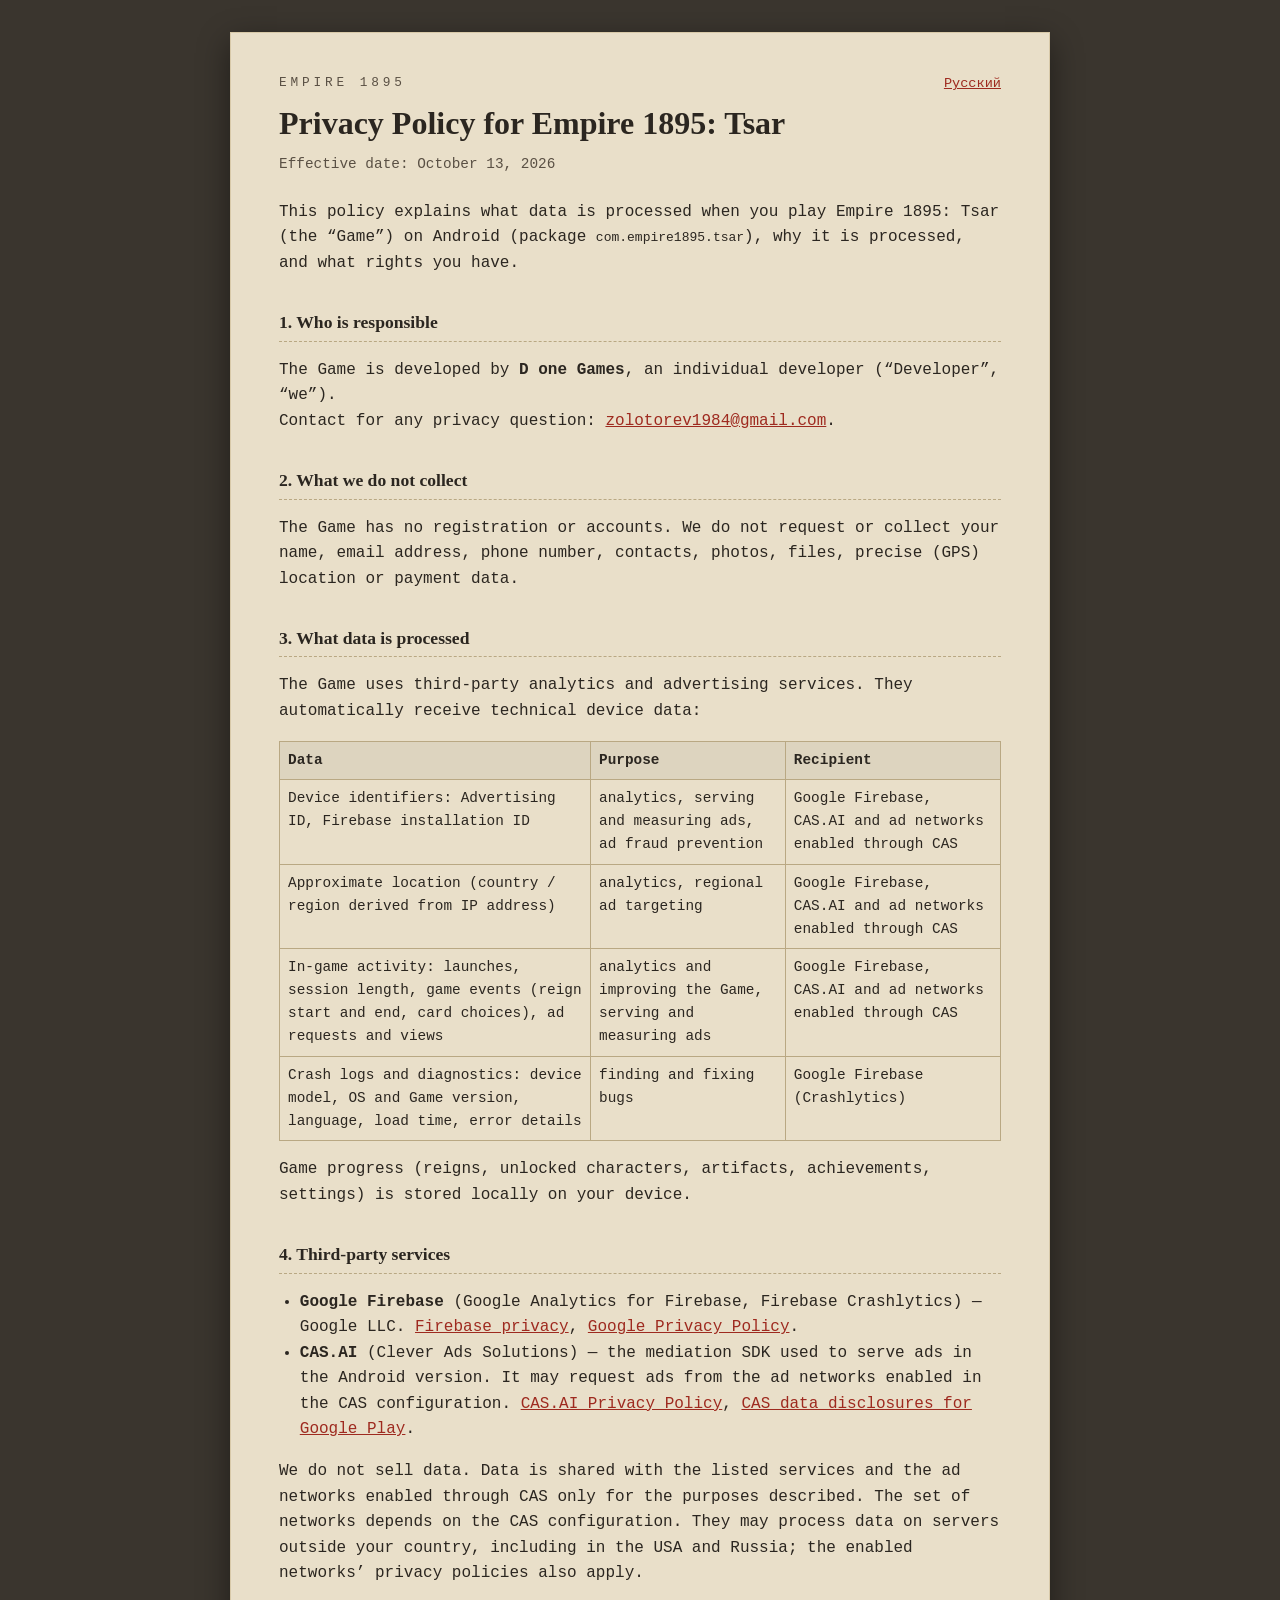
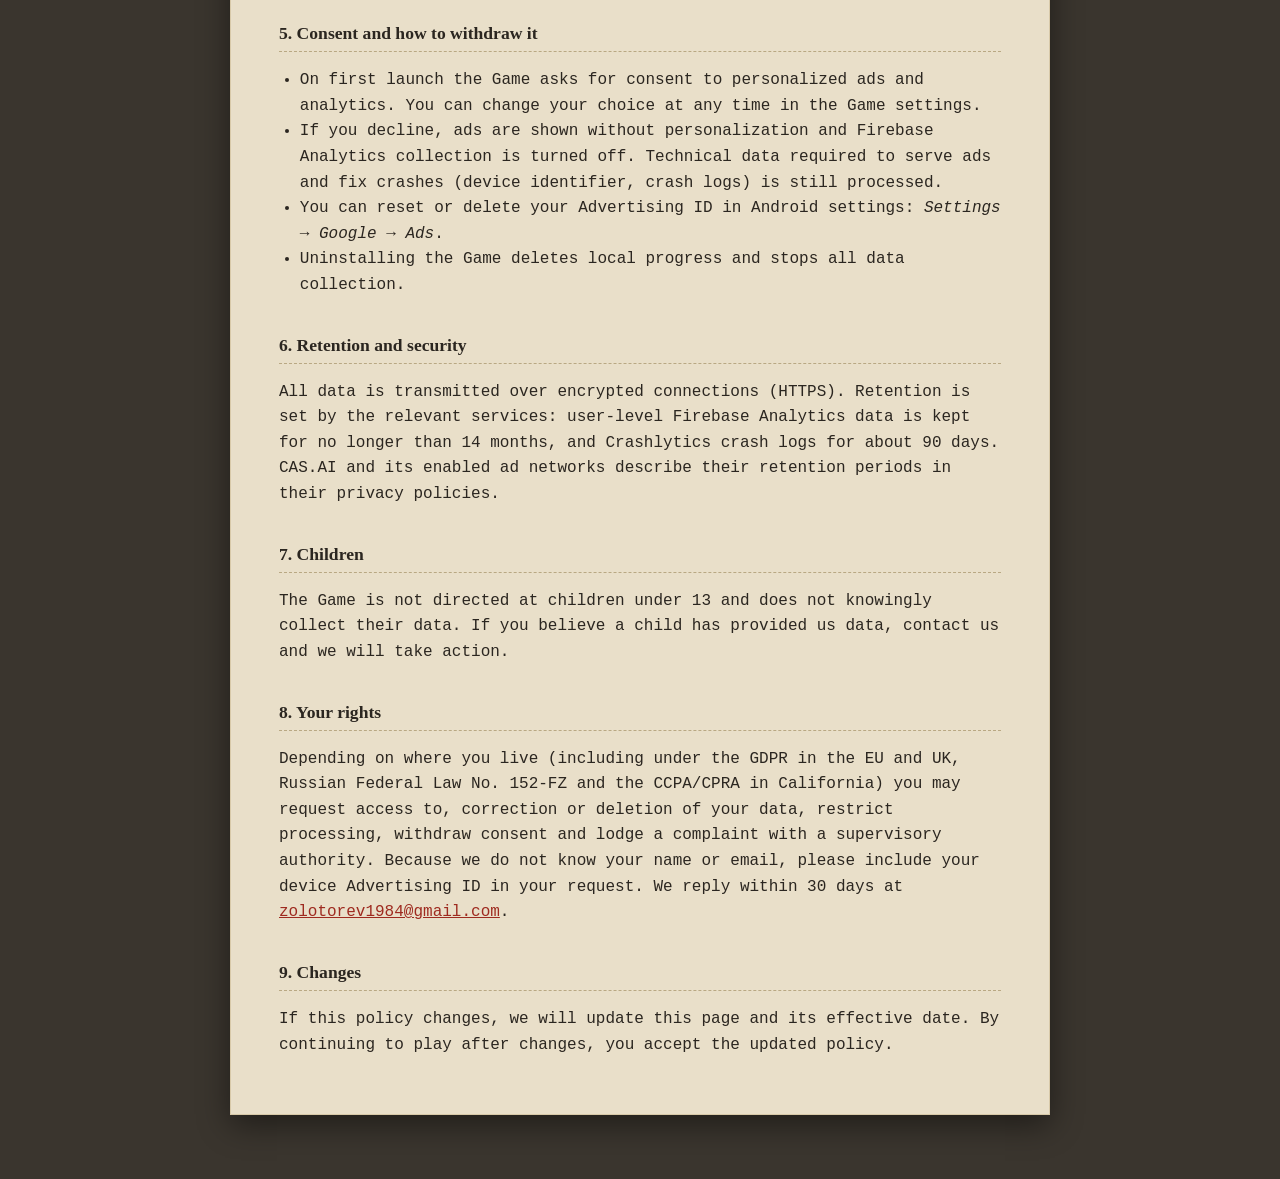
<file: index.html>
<!doctype html>
<html lang="en">
<head>
  <meta charset="utf-8">
  <meta name="viewport" content="width=device-width, initial-scale=1">
  <title>Empire 1895: Tsar — Privacy Policy / Политика конфиденциальности</title>
  <link rel="stylesheet" href="style.css">
  <script>
    (function () {
      var ru = ["ru", "be", "kk", "uk", "uz"];
      var langs = navigator.languages || [navigator.language || ""];
      var code = String(langs[0] || "").slice(0, 2).toLowerCase();
      location.replace(ru.indexOf(code) >= 0 ? "ru/" : "en/");
    })();
  </script>
</head>
<body>
  <main class="sheet choose">
    <p class="kicker">Empire 1895</p>
    <h1>Tsar</h1>
    <p><a href="en/">Privacy Policy</a><a href="ru/">Политика конфиденциальности</a></p>
  </main>
</body>
</html>
</file>
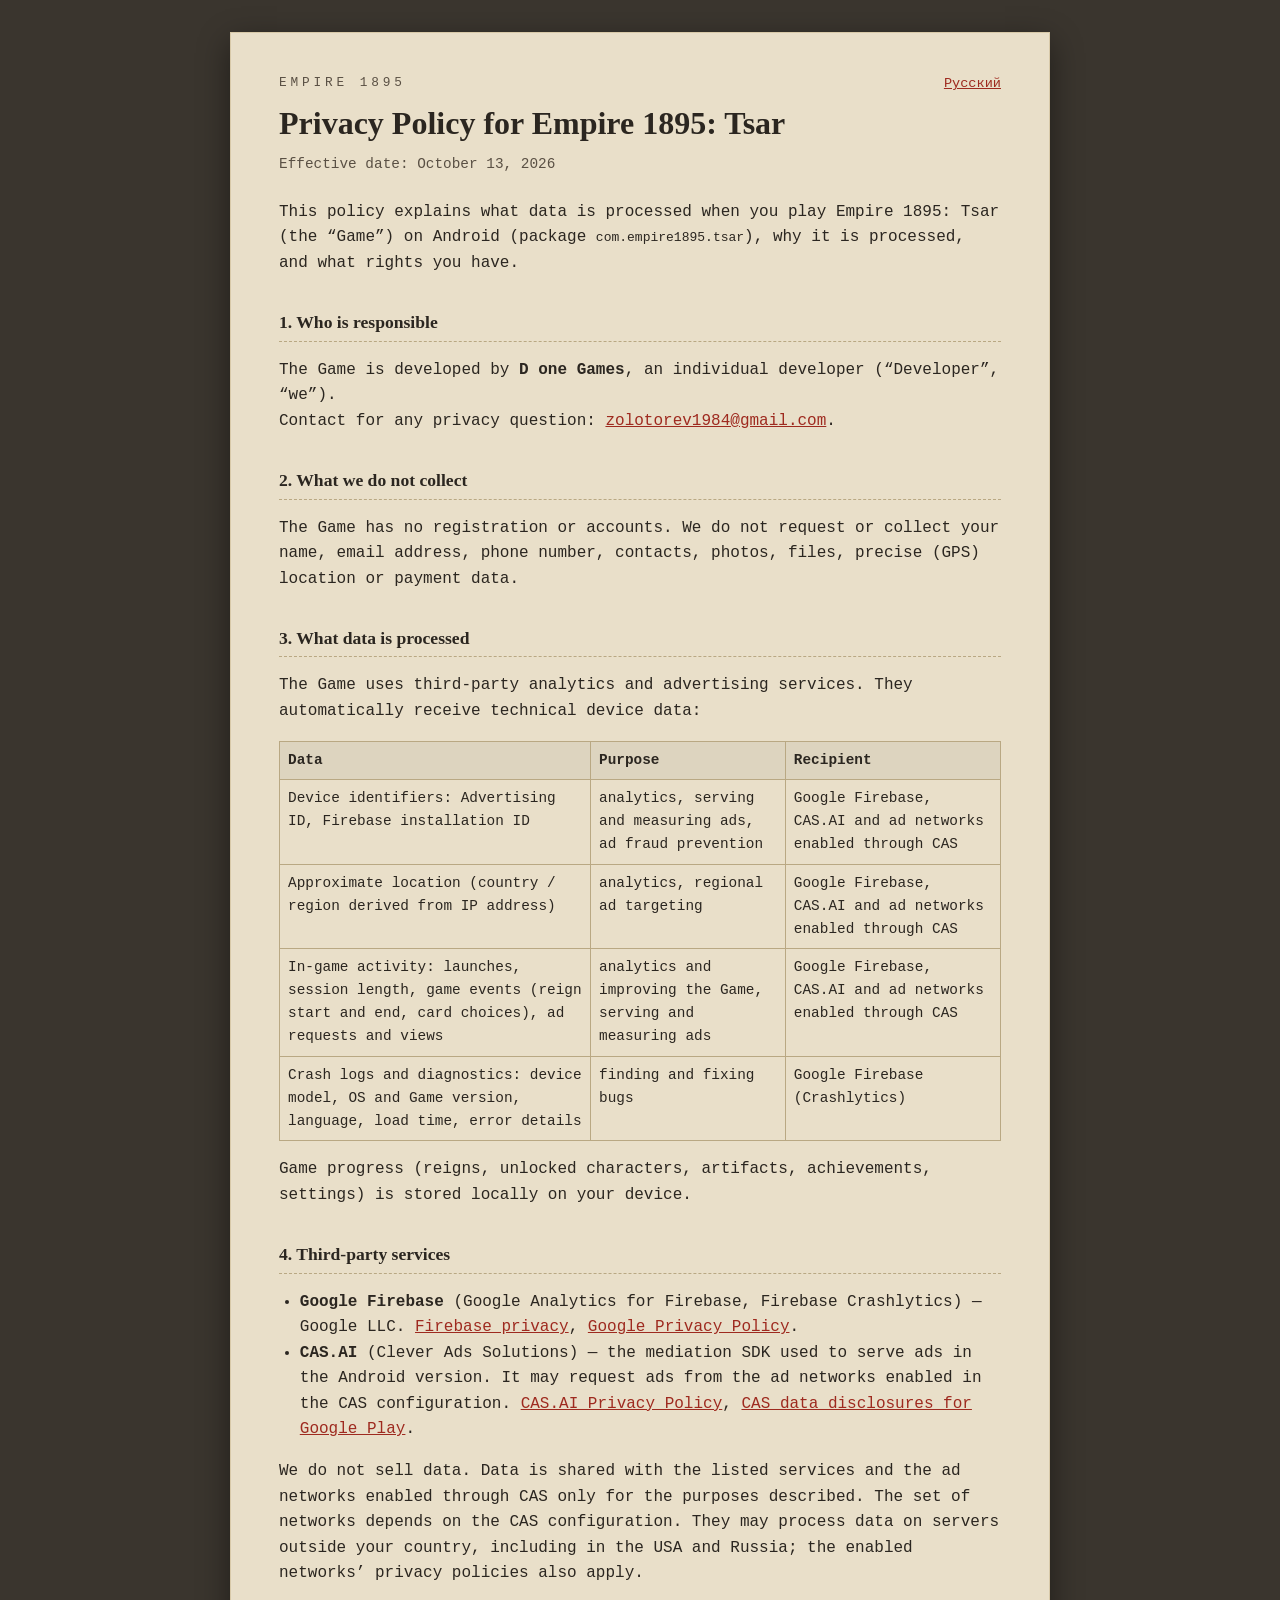
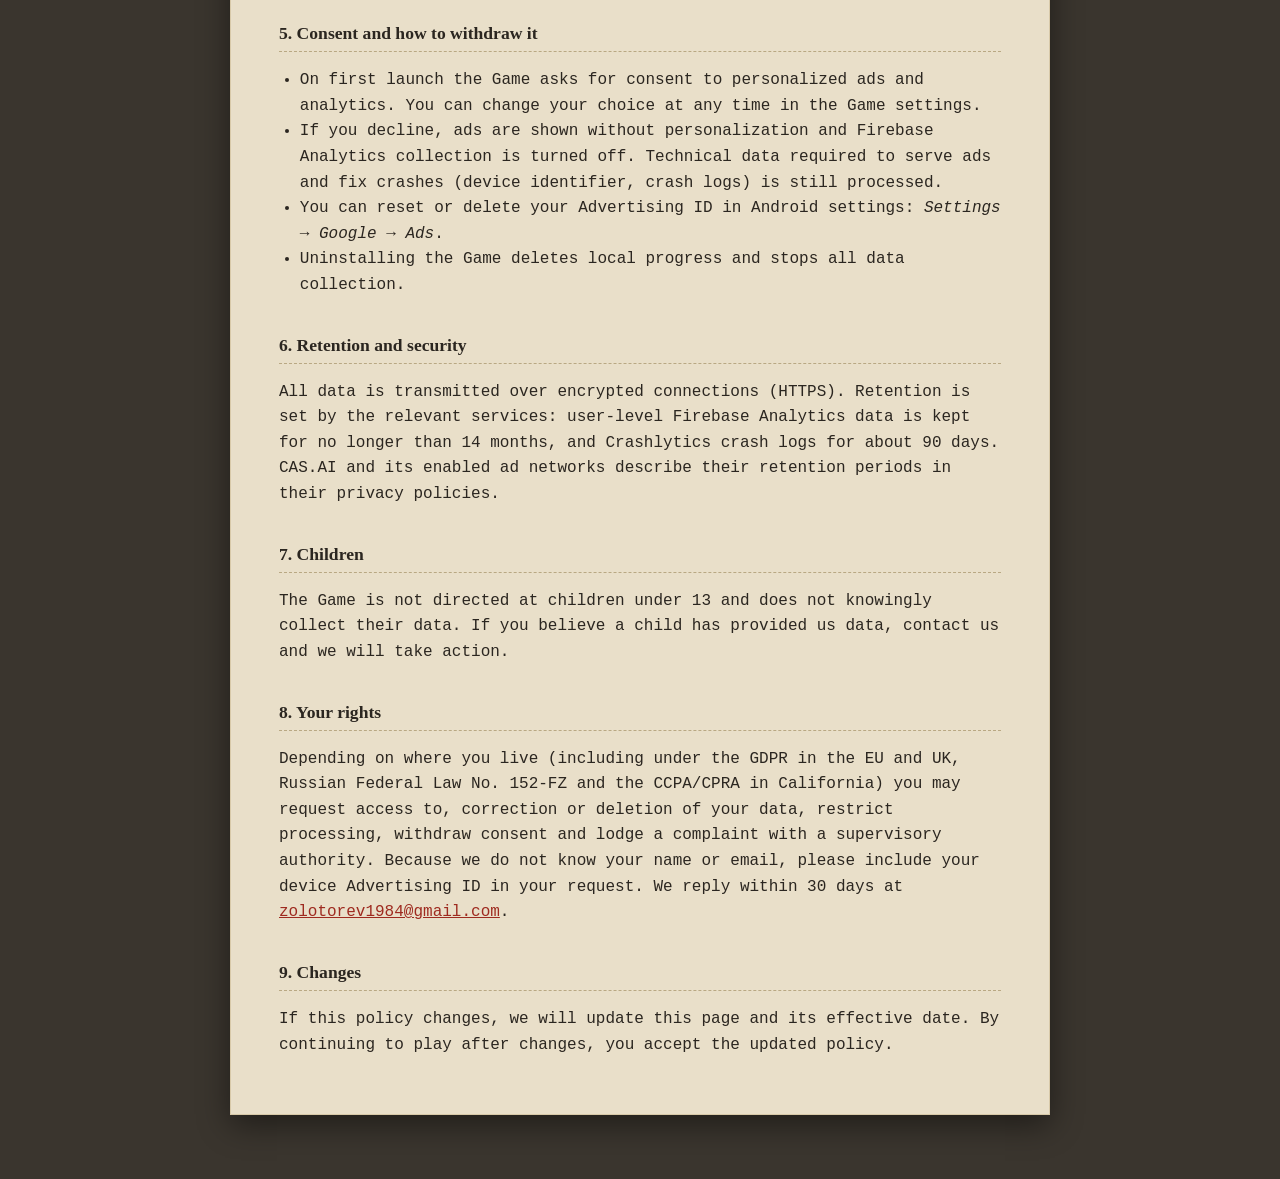
<file: en/index.html>
<!doctype html>
<html lang="en">
<head>
  <meta charset="utf-8">
  <meta name="viewport" content="width=device-width, initial-scale=1">
  <title>Privacy Policy — Empire 1895: Tsar</title>
  <link rel="stylesheet" href="../style.css">
</head>
<body>
<main class="sheet">
  <a class="lang" href="../ru/">Русский</a>
  <p class="kicker">Empire 1895</p>
  <h1>Privacy Policy for Empire 1895: Tsar</h1>
  <p class="meta">Effective date: October 13, 2026</p>

  <p>This policy explains what data is processed when you play Empire 1895: Tsar (the “Game”) on Android (package <code>com.empire1895.tsar</code>), why it is processed, and what rights you have.</p>

  <h2>1. Who is responsible</h2>
  <p>The Game is developed by <strong>D one Games</strong>, an individual developer (“Developer”, “we”).<br>
  Contact for any privacy question: <a href="mailto:zolotorev1984@gmail.com">zolotorev1984@gmail.com</a>.</p>

  <h2>2. What we do not collect</h2>
  <p>The Game has no registration or accounts. We do not request or collect your name, email address, phone number, contacts, photos, files, precise (GPS) location or payment data.</p>

  <h2>3. What data is processed</h2>
  <p>The Game uses third-party analytics and advertising services. They automatically receive technical device data:</p>
  <table>
    <tr><th>Data</th><th>Purpose</th><th>Recipient</th></tr>
    <tr><td>Device identifiers: Advertising ID, Firebase installation ID</td><td>analytics, serving and measuring ads, ad fraud prevention</td><td>Google Firebase, CAS.AI and ad networks enabled through CAS</td></tr>
    <tr><td>Approximate location (country / region derived from IP address)</td><td>analytics, regional ad targeting</td><td>Google Firebase, CAS.AI and ad networks enabled through CAS</td></tr>
    <tr><td>In-game activity: launches, session length, game events (reign start and end, card choices), ad requests and views</td><td>analytics and improving the Game, serving and measuring ads</td><td>Google Firebase, CAS.AI and ad networks enabled through CAS</td></tr>
    <tr><td>Crash logs and diagnostics: device model, OS and Game version, language, load time, error details</td><td>finding and fixing bugs</td><td>Google Firebase (Crashlytics)</td></tr>
  </table>
  <p>Game progress (reigns, unlocked characters, artifacts, achievements, settings) is stored locally on your device.</p>

  <h2>4. Third-party services</h2>
  <ul>
    <li><strong>Google Firebase</strong> (Google Analytics for Firebase, Firebase Crashlytics) — Google LLC. <a href="https://firebase.google.com/support/privacy">Firebase privacy</a>, <a href="https://policies.google.com/privacy">Google Privacy Policy</a>.</li>
    <li><strong>CAS.AI</strong> (Clever Ads Solutions) — the mediation SDK used to serve ads in the Android version. It may request ads from the ad networks enabled in the CAS configuration. <a href="https://cas.ai/privacy-policy/">CAS.AI Privacy Policy</a>, <a href="https://docs.page/cleveradssolutions/docs/general/Google-Play-data-disclosure">CAS data disclosures for Google Play</a>.</li>
  </ul>
  <p>We do not sell data. Data is shared with the listed services and the ad networks enabled through CAS only for the purposes described. The set of networks depends on the CAS configuration. They may process data on servers outside your country, including in the USA and Russia; the enabled networks’ privacy policies also apply.</p>

  <h2>5. Consent and how to withdraw it</h2>
  <ul>
    <li>On first launch the Game asks for consent to personalized ads and analytics. You can change your choice at any time in the Game settings.</li>
    <li>If you decline, ads are shown without personalization and Firebase Analytics collection is turned off. Technical data required to serve ads and fix crashes (device identifier, crash logs) is still processed.</li>
    <li>You can reset or delete your Advertising ID in Android settings: <em>Settings → Google → Ads</em>.</li>
    <li>Uninstalling the Game deletes local progress and stops all data collection.</li>
  </ul>

  <h2>6. Retention and security</h2>
  <p>All data is transmitted over encrypted connections (HTTPS). Retention is set by the relevant services: user-level Firebase Analytics data is kept for no longer than 14 months, and Crashlytics crash logs for about 90 days. CAS.AI and its enabled ad networks describe their retention periods in their privacy policies.</p>

  <h2>7. Children</h2>
  <p>The Game is not directed at children under 13 and does not knowingly collect their data. If you believe a child has provided us data, contact us and we will take action.</p>

  <h2>8. Your rights</h2>
  <p>Depending on where you live (including under the GDPR in the EU and UK, Russian Federal Law No. 152-FZ and the CCPA/CPRA in California) you may request access to, correction or deletion of your data, restrict processing, withdraw consent and lodge a complaint with a supervisory authority. Because we do not know your name or email, please include your device Advertising ID in your request. We reply within 30 days at <a href="mailto:zolotorev1984@gmail.com">zolotorev1984@gmail.com</a>.</p>

  <h2>9. Changes</h2>
  <p>If this policy changes, we will update this page and its effective date. By continuing to play after changes, you accept the updated policy.</p>
</main>
</body>
</html>
</file>
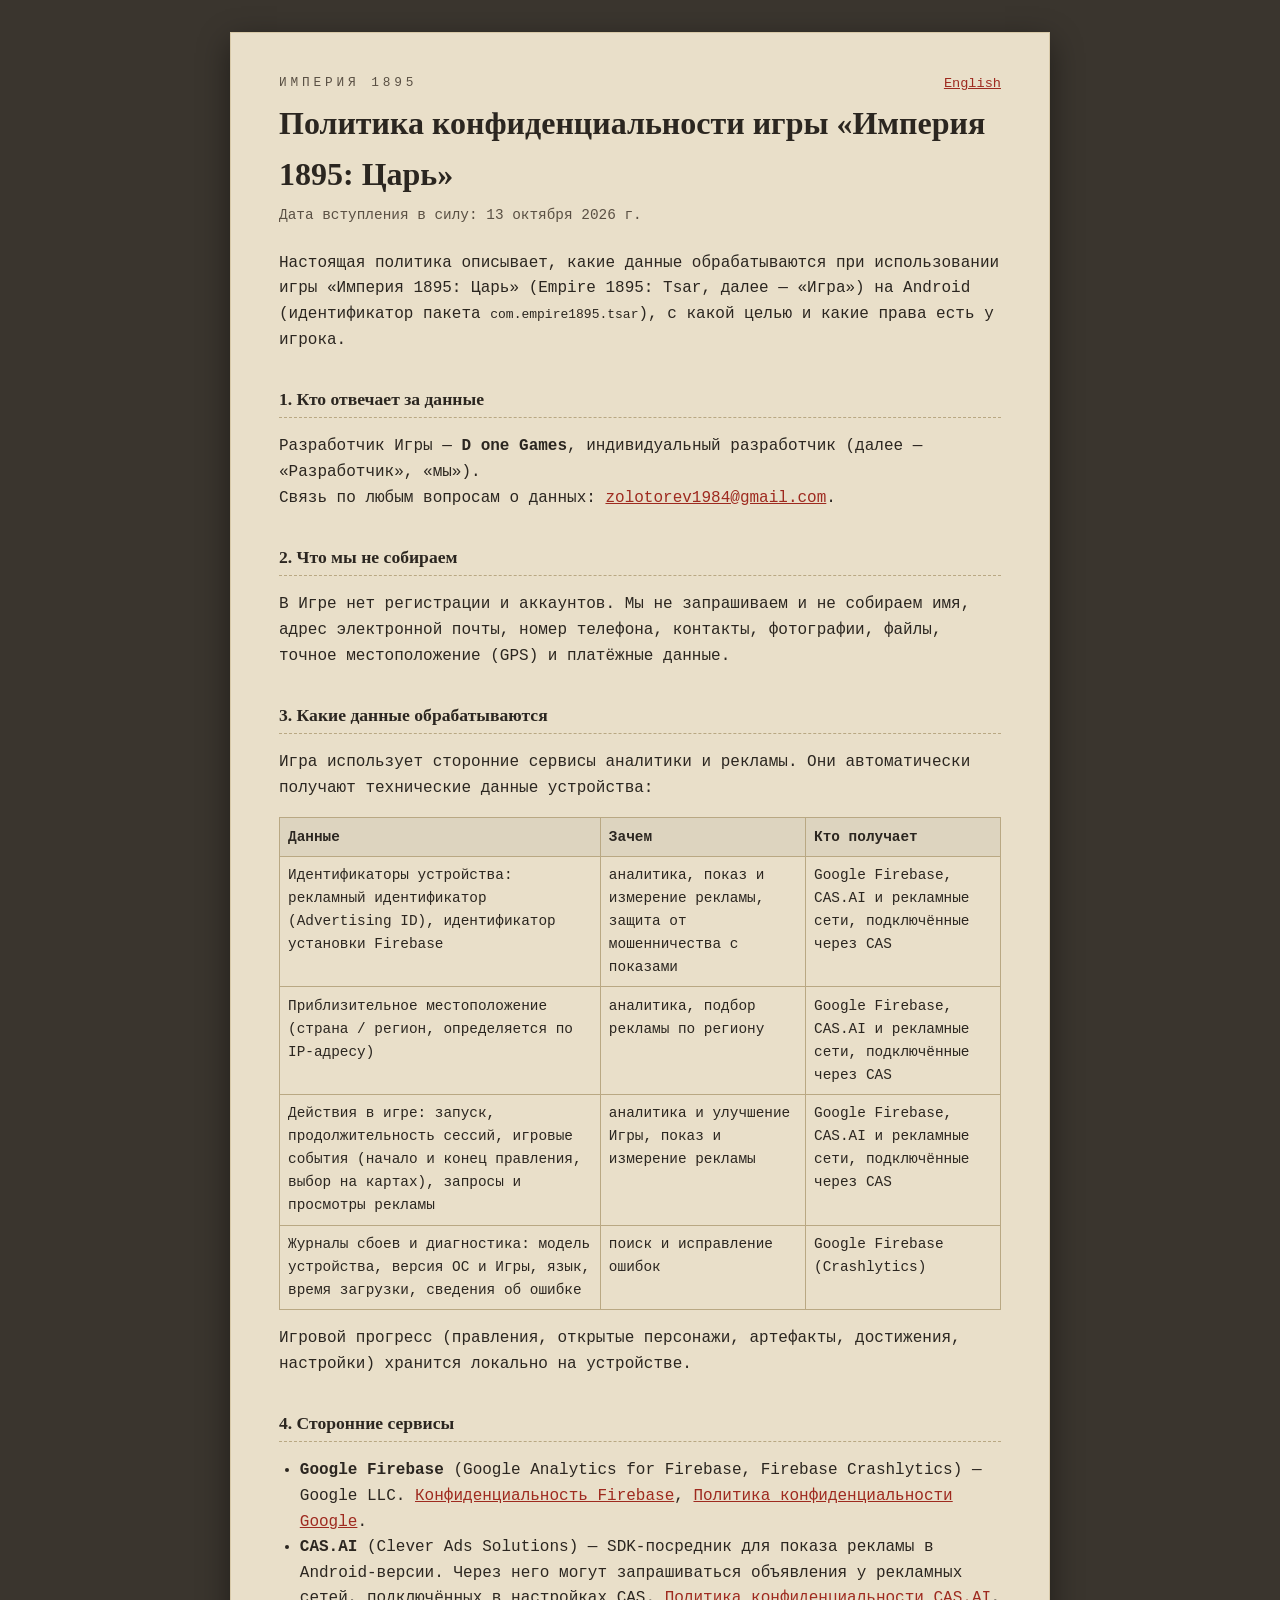
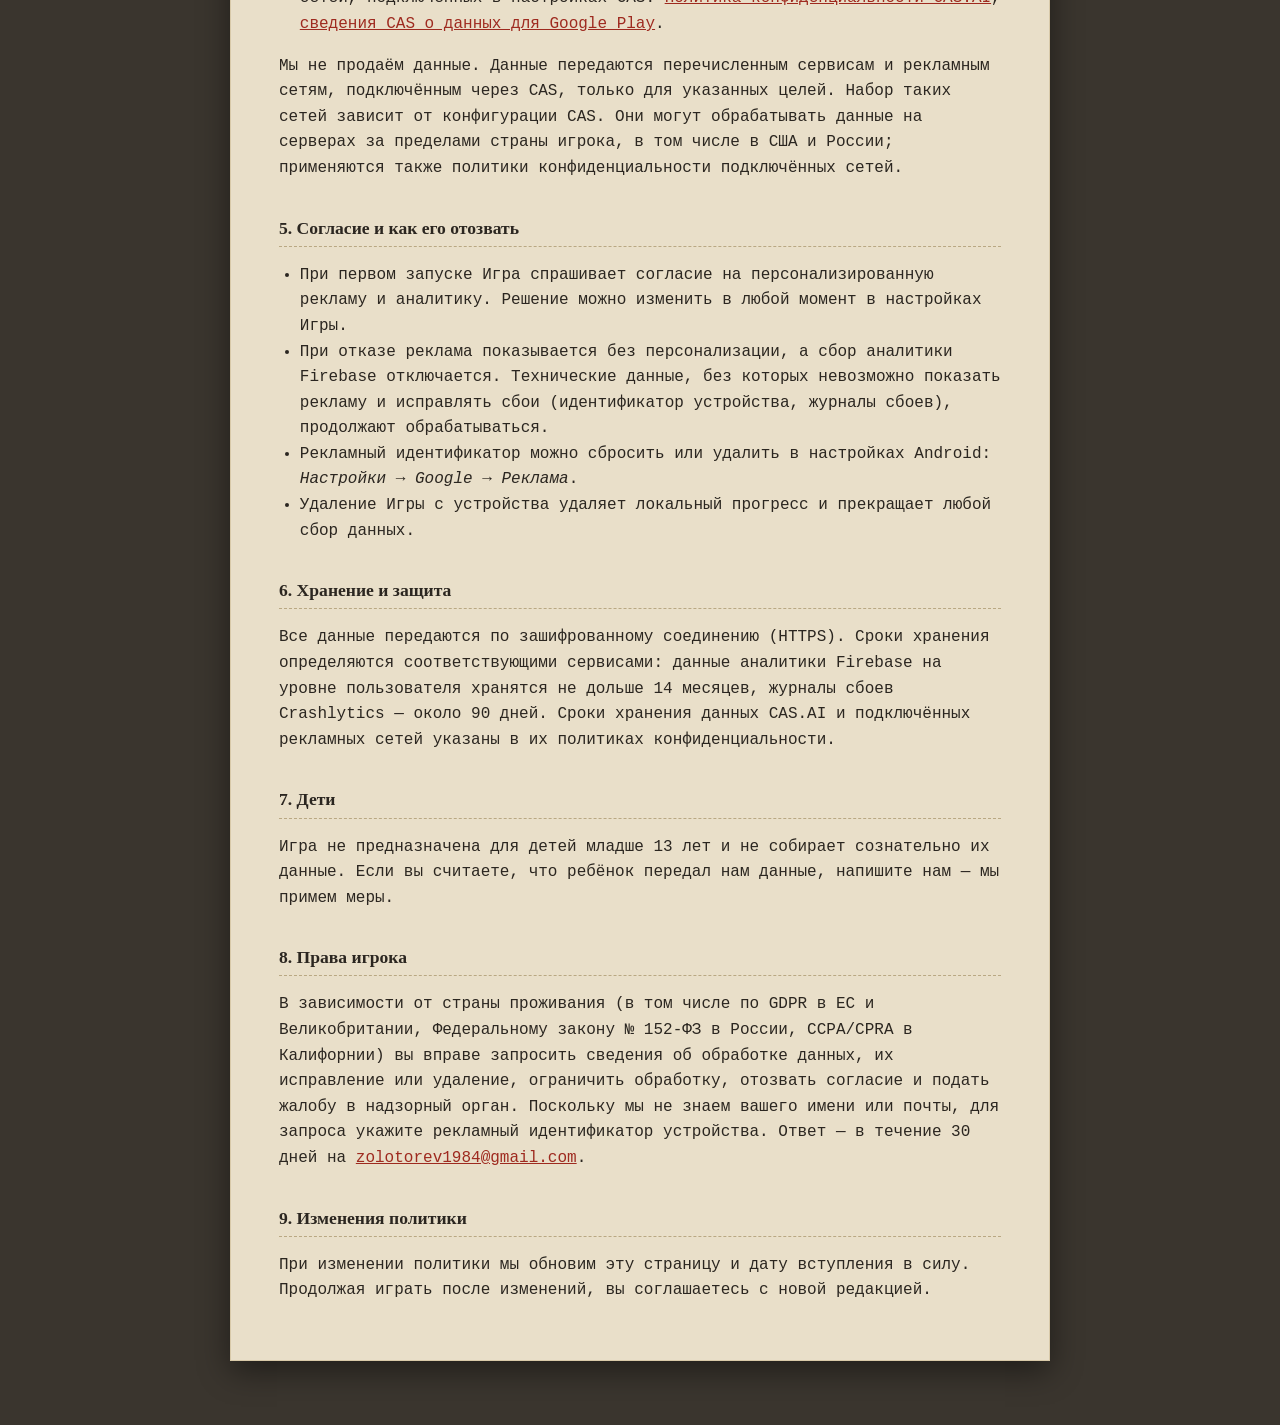
<file: ru/index.html>
<!doctype html>
<html lang="ru">
<head>
  <meta charset="utf-8">
  <meta name="viewport" content="width=device-width, initial-scale=1">
  <title>Политика конфиденциальности — Империя 1895: Царь</title>
  <link rel="stylesheet" href="../style.css">
</head>
<body>
<main class="sheet">
  <a class="lang" href="../en/">English</a>
  <p class="kicker">Империя 1895</p>
  <h1>Политика конфиденциальности игры «Империя 1895: Царь»</h1>
  <p class="meta">Дата вступления в силу: 13 октября 2026 г.</p>

  <p>Настоящая политика описывает, какие данные обрабатываются при использовании игры «Империя 1895: Царь» (Empire 1895: Tsar, далее — «Игра») на Android (идентификатор пакета <code>com.empire1895.tsar</code>), с какой целью и какие права есть у игрока.</p>

  <h2>1. Кто отвечает за данные</h2>
  <p>Разработчик Игры — <strong>D one Games</strong>, индивидуальный разработчик (далее — «Разработчик», «мы»).<br>
  Связь по любым вопросам о данных: <a href="mailto:zolotorev1984@gmail.com">zolotorev1984@gmail.com</a>.</p>

  <h2>2. Что мы не собираем</h2>
  <p>В Игре нет регистрации и аккаунтов. Мы не запрашиваем и не собираем имя, адрес электронной почты, номер телефона, контакты, фотографии, файлы, точное местоположение (GPS) и платёжные данные.</p>

  <h2>3. Какие данные обрабатываются</h2>
  <p>Игра использует сторонние сервисы аналитики и рекламы. Они автоматически получают технические данные устройства:</p>
  <table>
    <tr><th>Данные</th><th>Зачем</th><th>Кто получает</th></tr>
    <tr><td>Идентификаторы устройства: рекламный идентификатор (Advertising ID), идентификатор установки Firebase</td><td>аналитика, показ и измерение рекламы, защита от мошенничества с показами</td><td>Google Firebase, CAS.AI и рекламные сети, подключённые через CAS</td></tr>
    <tr><td>Приблизительное местоположение (страна / регион, определяется по IP-адресу)</td><td>аналитика, подбор рекламы по региону</td><td>Google Firebase, CAS.AI и рекламные сети, подключённые через CAS</td></tr>
    <tr><td>Действия в игре: запуск, продолжительность сессий, игровые события (начало и конец правления, выбор на картах), запросы и просмотры рекламы</td><td>аналитика и улучшение Игры, показ и измерение рекламы</td><td>Google Firebase, CAS.AI и рекламные сети, подключённые через CAS</td></tr>
    <tr><td>Журналы сбоев и диагностика: модель устройства, версия ОС и Игры, язык, время загрузки, сведения об ошибке</td><td>поиск и исправление ошибок</td><td>Google Firebase (Crashlytics)</td></tr>
  </table>
  <p>Игровой прогресс (правления, открытые персонажи, артефакты, достижения, настройки) хранится локально на устройстве.</p>

  <h2>4. Сторонние сервисы</h2>
  <ul>
    <li><strong>Google Firebase</strong> (Google Analytics for Firebase, Firebase Crashlytics) — Google LLC. <a href="https://firebase.google.com/support/privacy">Конфиденциальность Firebase</a>, <a href="https://policies.google.com/privacy">Политика конфиденциальности Google</a>.</li>
    <li><strong>CAS.AI</strong> (Clever Ads Solutions) — SDK-посредник для показа рекламы в Android-версии. Через него могут запрашиваться объявления у рекламных сетей, подключённых в настройках CAS. <a href="https://cas.ai/privacy-policy/">Политика конфиденциальности CAS.AI</a>, <a href="https://docs.page/cleveradssolutions/docs/general/Google-Play-data-disclosure">сведения CAS о данных для Google Play</a>.</li>
  </ul>
  <p>Мы не продаём данные. Данные передаются перечисленным сервисам и рекламным сетям, подключённым через CAS, только для указанных целей. Набор таких сетей зависит от конфигурации CAS. Они могут обрабатывать данные на серверах за пределами страны игрока, в том числе в США и России; применяются также политики конфиденциальности подключённых сетей.</p>

  <h2>5. Согласие и как его отозвать</h2>
  <ul>
    <li>При первом запуске Игра спрашивает согласие на персонализированную рекламу и аналитику. Решение можно изменить в любой момент в настройках Игры.</li>
    <li>При отказе реклама показывается без персонализации, а сбор аналитики Firebase отключается. Технические данные, без которых невозможно показать рекламу и исправлять сбои (идентификатор устройства, журналы сбоев), продолжают обрабатываться.</li>
    <li>Рекламный идентификатор можно сбросить или удалить в настройках Android: <em>Настройки → Google → Реклама</em>.</li>
    <li>Удаление Игры с устройства удаляет локальный прогресс и прекращает любой сбор данных.</li>
  </ul>

  <h2>6. Хранение и защита</h2>
  <p>Все данные передаются по зашифрованному соединению (HTTPS). Сроки хранения определяются соответствующими сервисами: данные аналитики Firebase на уровне пользователя хранятся не дольше 14 месяцев, журналы сбоев Crashlytics — около 90 дней. Сроки хранения данных CAS.AI и подключённых рекламных сетей указаны в их политиках конфиденциальности.</p>

  <h2>7. Дети</h2>
  <p>Игра не предназначена для детей младше 13 лет и не собирает сознательно их данные. Если вы считаете, что ребёнок передал нам данные, напишите нам — мы примем меры.</p>

  <h2>8. Права игрока</h2>
  <p>В зависимости от страны проживания (в том числе по GDPR в ЕС и Великобритании, Федеральному закону № 152-ФЗ в России, CCPA/CPRA в Калифорнии) вы вправе запросить сведения об обработке данных, их исправление или удаление, ограничить обработку, отозвать согласие и подать жалобу в надзорный орган. Поскольку мы не знаем вашего имени или почты, для запроса укажите рекламный идентификатор устройства. Ответ — в течение 30 дней на <a href="mailto:zolotorev1984@gmail.com">zolotorev1984@gmail.com</a>.</p>

  <h2>9. Изменения политики</h2>
  <p>При изменении политики мы обновим эту страницу и дату вступления в силу. Продолжая играть после изменений, вы соглашаетесь с новой редакцией.</p>
</main>
</body>
</html>
</file>
<file: style.css>
:root {
  --paper: #e9dfc9;
  --paper-edge: #d8c9a8;
  --ink: #2b2620;
  --ink-soft: #5a5044;
  --stamp: #9e2a1f;
  --rule: #b9a883;
}

* { box-sizing: border-box; }

html { background: #3a352e; }

body {
  margin: 0;
  padding: 2rem 1rem 4rem;
  font-family: "Courier New", Courier, monospace;
  color: var(--ink);
  line-height: 1.6;
}

.sheet {
  max-width: 820px;
  margin: 0 auto;
  padding: 2.5rem clamp(1.2rem, 4vw, 3rem);
  background: var(--paper);
  border: 1px solid var(--paper-edge);
  box-shadow: 0 10px 30px rgba(0, 0, 0, 0.45);
}

.kicker {
  margin: 0;
  letter-spacing: 0.3em;
  font-size: 0.8rem;
  color: var(--ink-soft);
  text-transform: uppercase;
}

h1 {
  margin: 0.3rem 0 0.2rem;
  font-size: clamp(1.5rem, 4vw, 2rem);
  font-family: Georgia, "Times New Roman", serif;
}

h2 {
  margin: 2rem 0 0.5rem;
  padding-bottom: 0.25rem;
  font-size: 1.1rem;
  border-bottom: 1px dashed var(--rule);
  font-family: Georgia, "Times New Roman", serif;
}

.meta { margin: 0 0 1.5rem; color: var(--ink-soft); font-size: 0.9rem; }

.lang { float: right; font-size: 0.85rem; }

a { color: var(--stamp); }

table { width: 100%; border-collapse: collapse; margin: 0.8rem 0; font-size: 0.9rem; }
th, td { padding: 0.45rem 0.5rem; border: 1px solid var(--rule); text-align: left; vertical-align: top; }
th { background: rgba(0, 0, 0, 0.05); }

ul { padding-left: 1.3rem; }

.choose { text-align: center; }
.choose a {
  display: inline-block;
  margin: 0.6rem;
  padding: 0.6rem 1.4rem;
  border: 2px solid var(--stamp);
  color: var(--stamp);
  text-decoration: none;
  letter-spacing: 0.15em;
  text-transform: uppercase;
}
</file>
